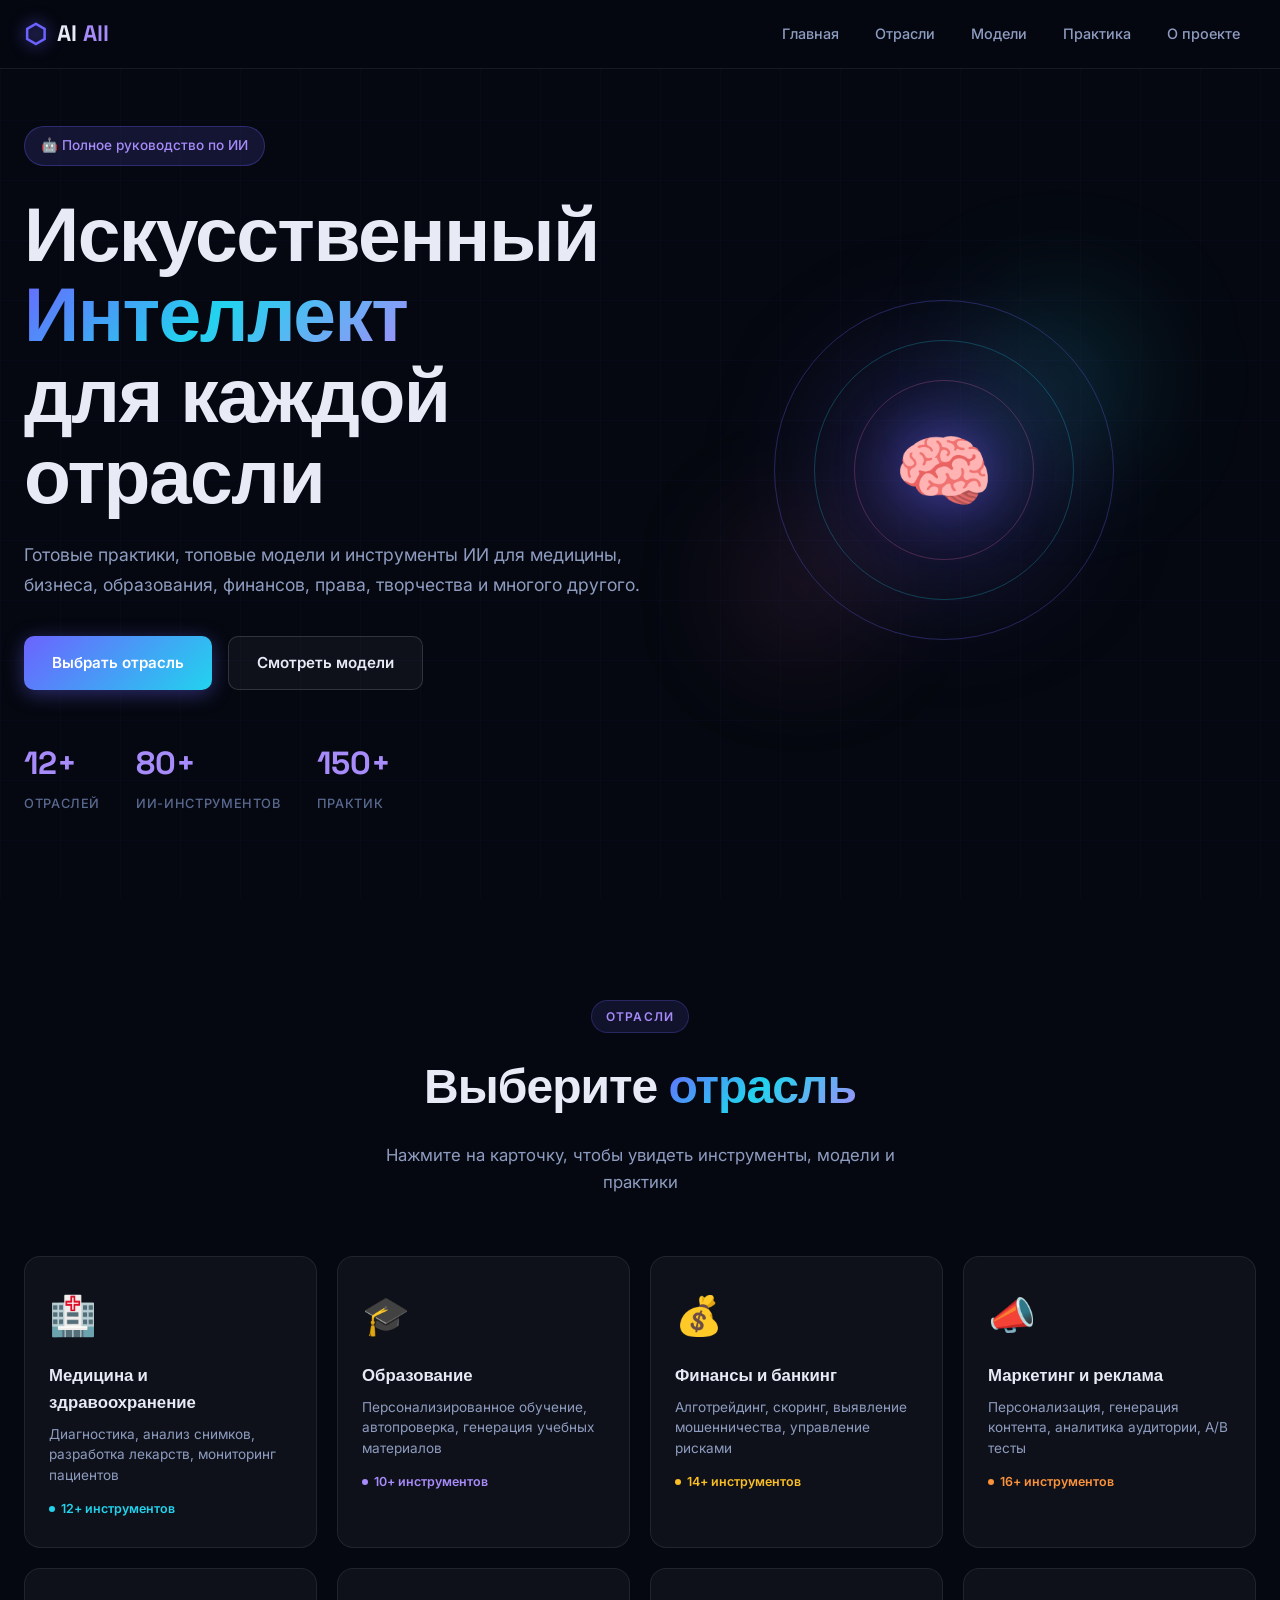
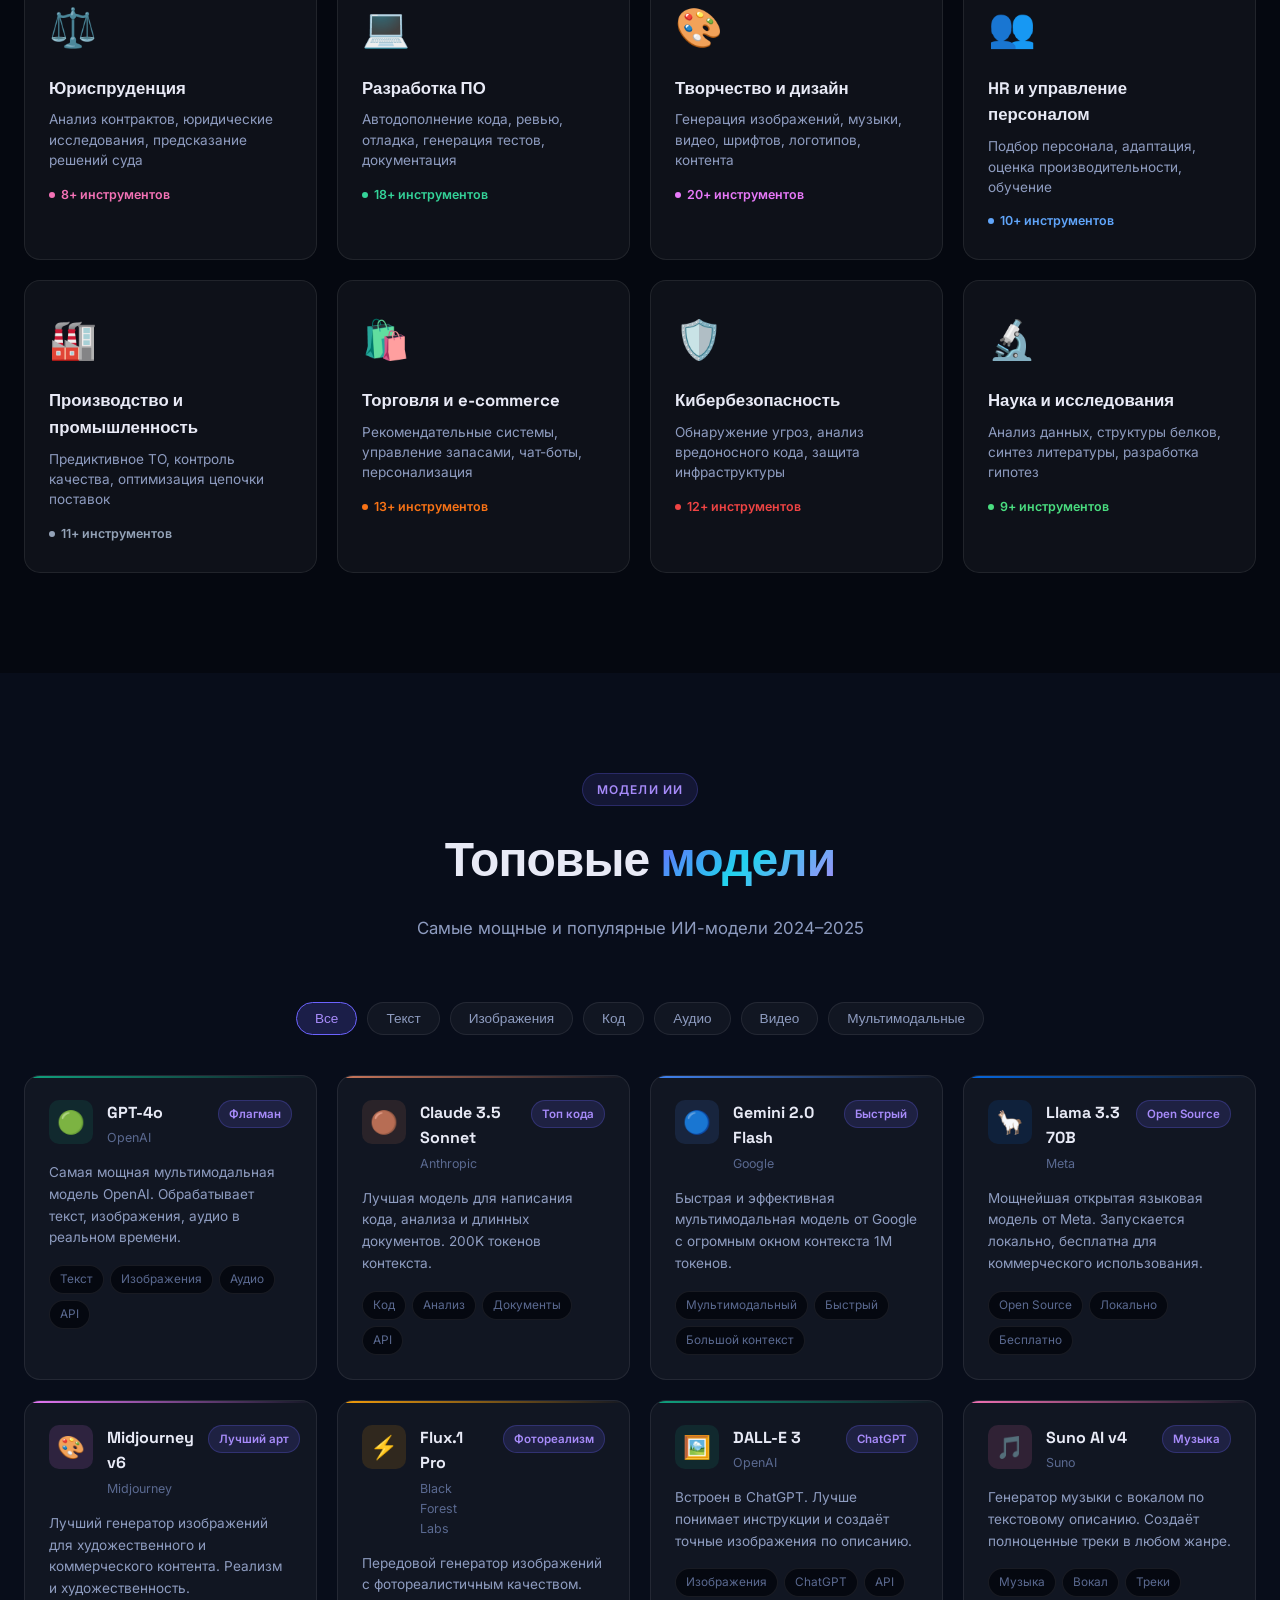
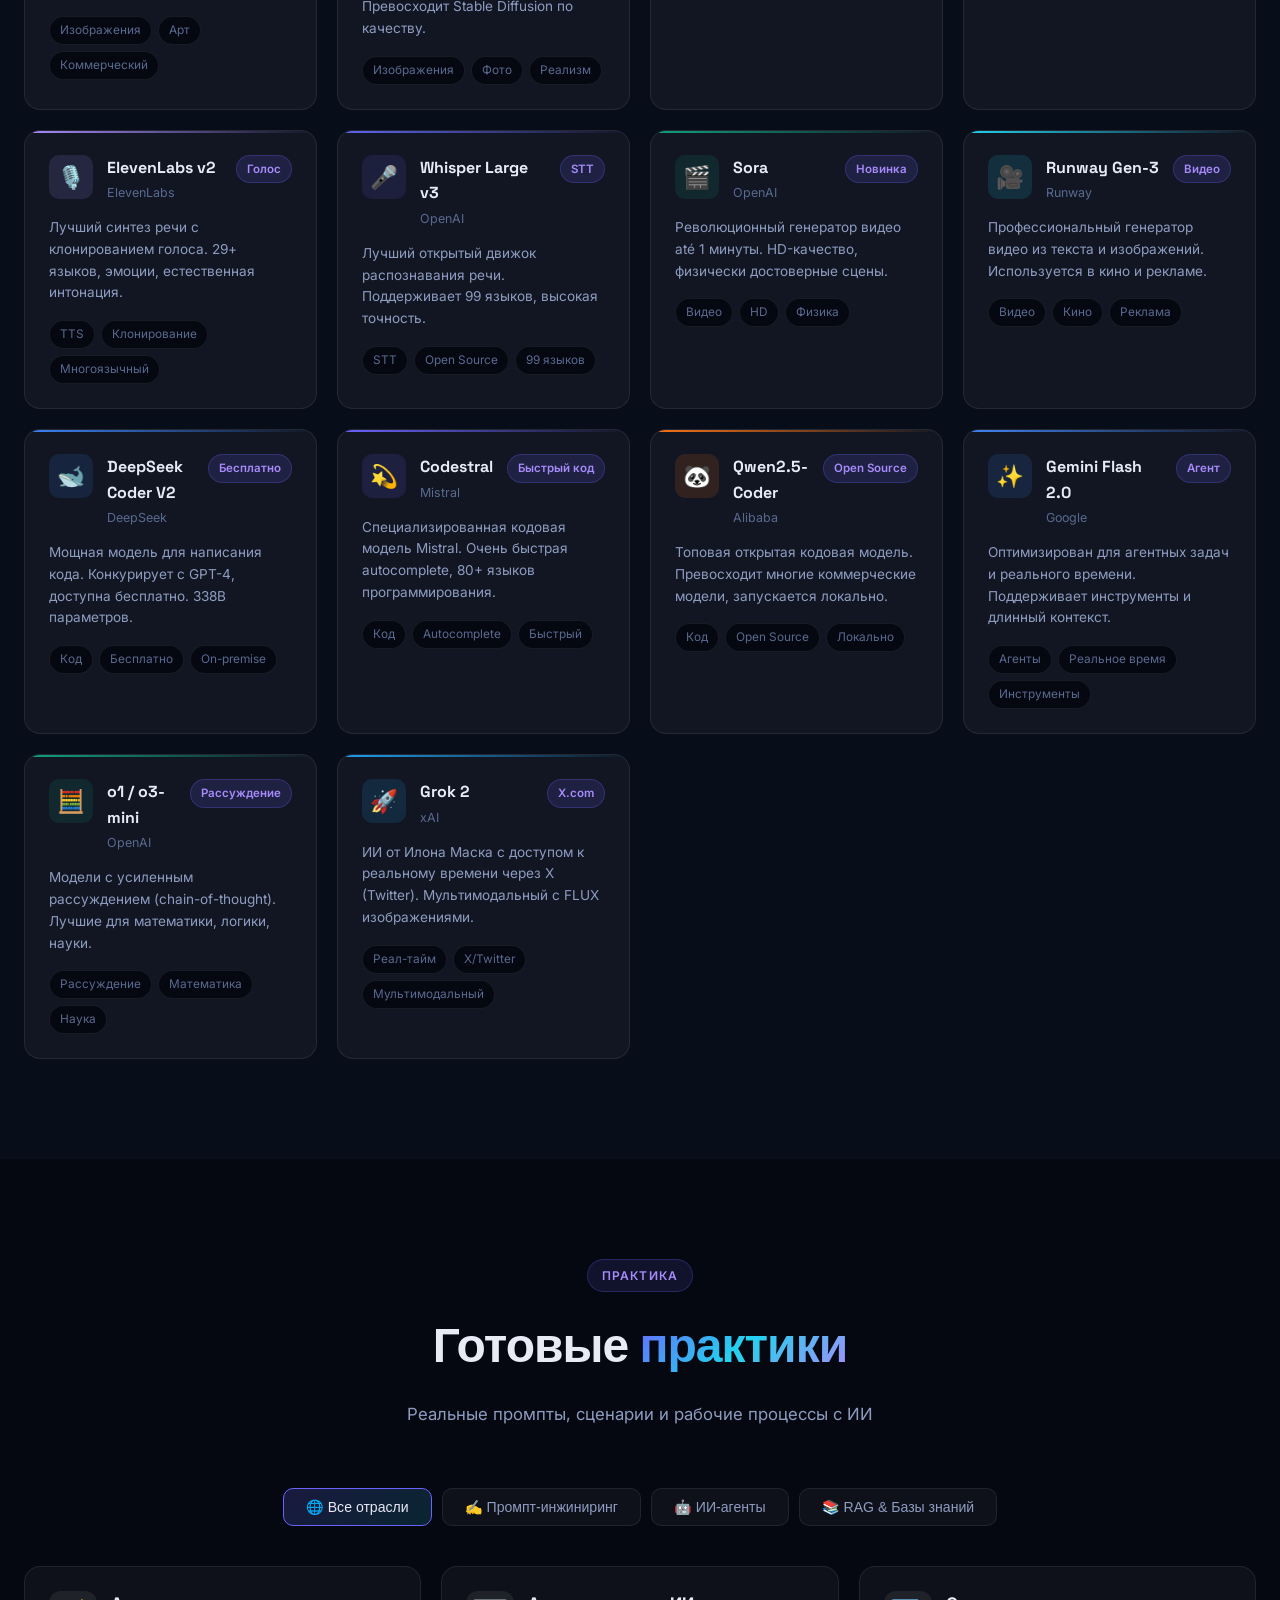
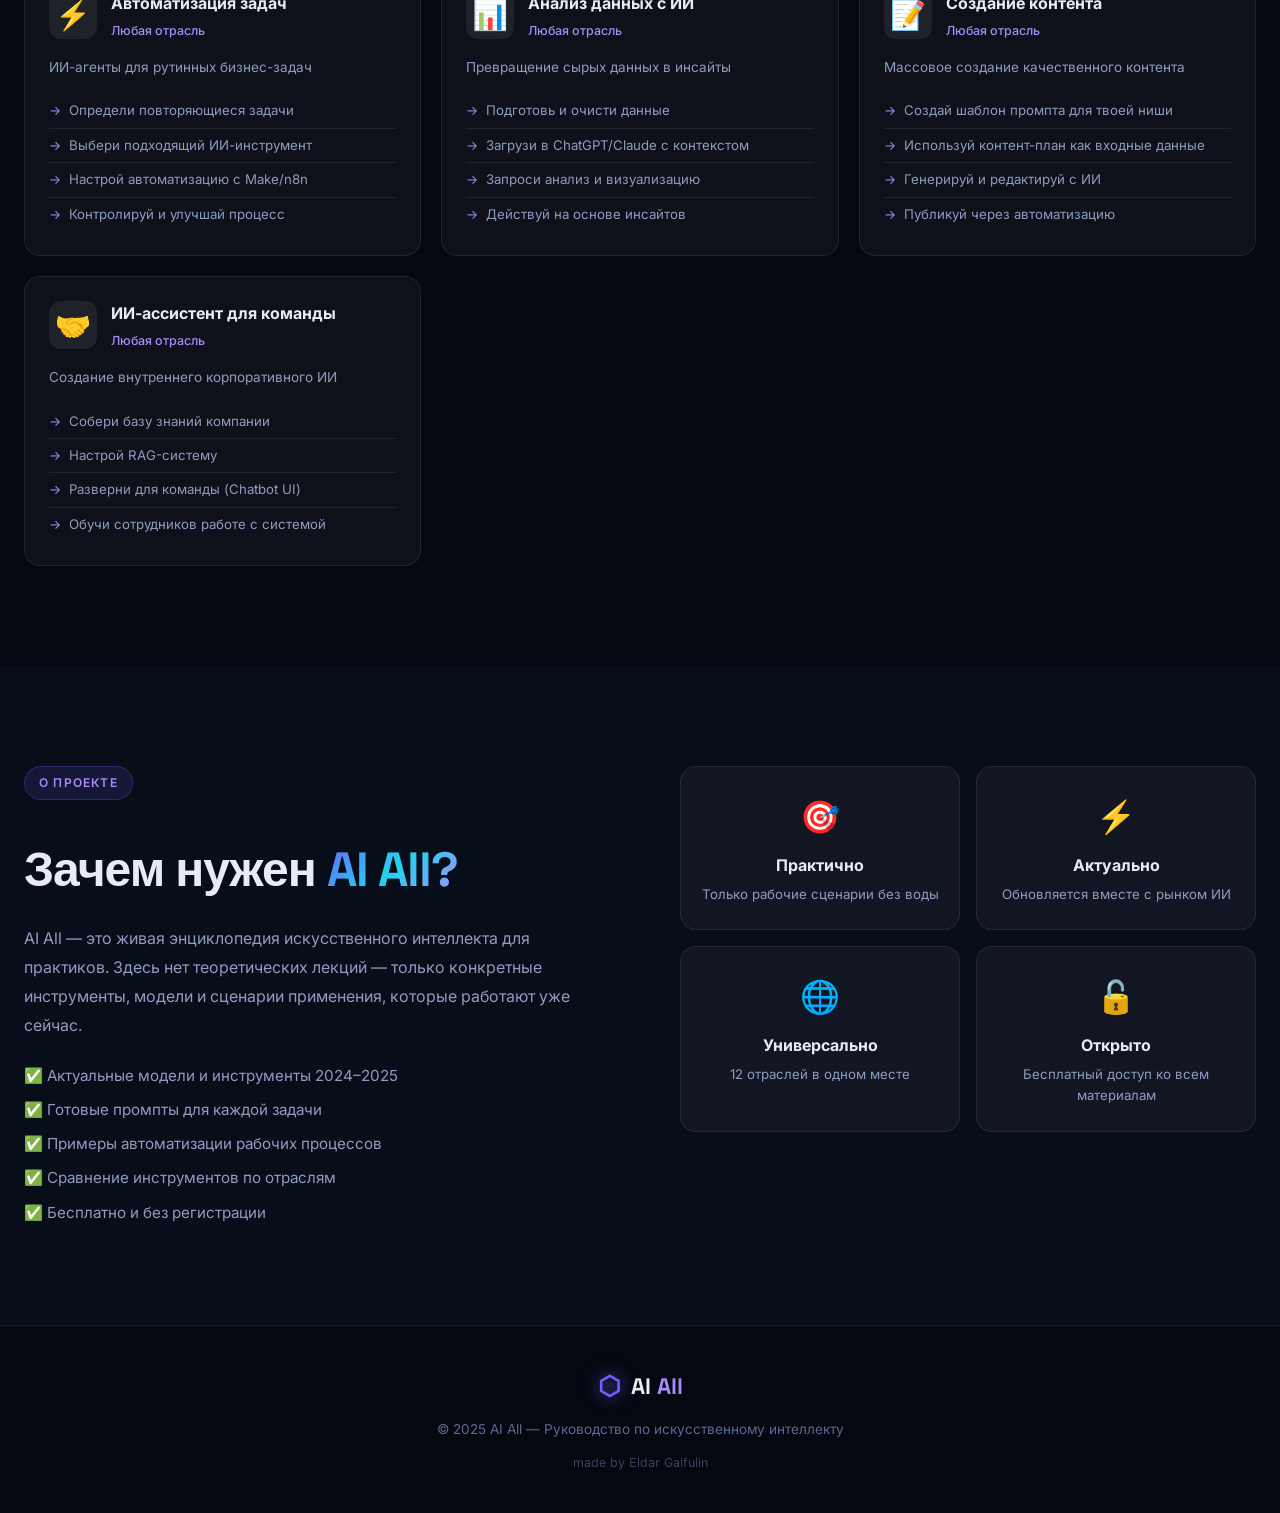
<file: index.html>
<!DOCTYPE html>
<html lang="ru">

<head>
  <meta charset="UTF-8" />
  <meta name="viewport" content="width=device-width, initial-scale=1.0" />
  <title>AI All — Руководство по искусственному интеллекту</title>
  <meta name="description"
    content="Полное руководство по применению ИИ в различных отраслях: готовые практики, инструменты и модели для медицины, бизнеса, образования, финансов и многого другого." />
  <!-- PWA -->
  <link rel="manifest" href="manifest.json" />
  <meta name="theme-color" content="#6c63ff" />
  <meta name="mobile-web-app-capable" content="yes" />
  <meta name="apple-mobile-web-app-capable" content="yes" />
  <meta name="apple-mobile-web-app-status-bar-style" content="black-translucent" />
  <meta name="apple-mobile-web-app-title" content="AI All" />
  <link rel="apple-touch-icon" href="icons/icon-192.png" />
  <link rel="icon" type="image/png" sizes="192x192" href="icons/icon-192.png" />
  <link rel="icon" type="image/png" sizes="512x512" href="icons/icon-512.png" />

  <link rel="preconnect" href="https://fonts.googleapis.com" />
  <link rel="preconnect" href="https://fonts.gstatic.com" crossorigin />
  <link
    href="https://fonts.googleapis.com/css2?family=Inter:wght@300;400;500;600;700;800;900&family=Space+Grotesk:wght@400;500;600;700&display=swap"
    rel="stylesheet" />
  <link rel="stylesheet" href="style.css" />
</head>

<body>

  <!-- ===== BACKGROUND PARTICLES ===== -->
  <div class="bg-particles" id="bgParticles"></div>
  <div class="bg-grid"></div>

  <!-- ===== HEADER ===== -->
  <header class="header" id="header">
    <div class="header-inner">
      <a class="logo" href="#home">
        <span class="logo-icon">⬡</span>
        <span class="logo-text">AI <span class="logo-accent">All</span></span>
      </a>

      <nav class="nav" id="nav">
        <a class="nav-link" href="#home">Главная</a>
        <a class="nav-link" href="#industries">Отрасли</a>
        <a class="nav-link" href="#models">Модели</a>
        <a class="nav-link" href="#practices">Практика</a>
        <a class="nav-link" href="#about">О проекте</a>
      </nav>

      <button class="menu-toggle" id="menuToggle" aria-label="Меню">
        <span></span><span></span><span></span>
      </button>
    </div>
  </header>

  <!-- ===== HERO ===== -->
  <section class="hero" id="home">
    <div class="hero-content">
      <div class="hero-badge fadeInUp">🤖 Полное руководство по ИИ</div>
      <h1 class="hero-title fadeInUp">
        Искусственный<br />
        <span class="gradient-text">Интеллект</span><br />
        для каждой отрасли
      </h1>
      <p class="hero-desc fadeInUp">
        Готовые практики, топовые модели и инструменты ИИ для медицины, бизнеса,
        образования, финансов, права, творчества и многого другого.
      </p>
      <div class="hero-actions fadeInUp">
        <a href="#industries" class="btn btn-primary">Выбрать отрасль</a>
        <a href="#models" class="btn btn-ghost">Смотреть модели</a>
      </div>
      <div class="hero-stats fadeInUp">
        <div class="stat"><span class="stat-num" data-target="12">0</span><span class="stat-label">Отраслей</span></div>
        <div class="stat"><span class="stat-num" data-target="80">0</span><span
            class="stat-label">ИИ-инструментов</span></div>
        <div class="stat"><span class="stat-num" data-target="150">0</span><span class="stat-label">Практик</span></div>
      </div>
    </div>
    <div class="hero-visual">
      <div class="orb orb-1"></div>
      <div class="orb orb-2"></div>
      <div class="orb orb-3"></div>
      <div class="brain-ring ring-1"></div>
      <div class="brain-ring ring-2"></div>
      <div class="brain-ring ring-3"></div>
      <div class="center-icon">🧠</div>
    </div>
  </section>

  <!-- ===== INDUSTRIES ===== -->
  <section class="section" id="industries">
    <div class="container">
      <div class="section-header">
        <div class="section-tag">отрасли</div>
        <h2 class="section-title">Выберите <span class="gradient-text">отрасль</span></h2>
        <p class="section-desc">Нажмите на карточку, чтобы увидеть инструменты, модели и практики</p>
      </div>
      <div class="industry-grid" id="industryGrid"></div>
    </div>
  </section>

  <!-- ===== INDUSTRY DETAIL PANEL ===== -->
  <div class="detail-overlay" id="detailOverlay"></div>
  <div class="detail-panel" id="detailPanel">
    <button class="detail-close" id="detailClose">✕</button>
    <div class="detail-content" id="detailContent"></div>
  </div>

  <!-- ===== TOP AI MODELS ===== -->
  <section class="section section-dark" id="models">
    <div class="container">
      <div class="section-header">
        <div class="section-tag">модели ии</div>
        <h2 class="section-title">Топовые <span class="gradient-text">модели</span></h2>
        <p class="section-desc">Самые мощные и популярные ИИ-модели 2024–2025</p>
      </div>
      <div class="filter-bar" id="modelFilter">
        <button class="filter-btn active" data-filter="all">Все</button>
        <button class="filter-btn" data-filter="text">Текст</button>
        <button class="filter-btn" data-filter="image">Изображения</button>
        <button class="filter-btn" data-filter="code">Код</button>
        <button class="filter-btn" data-filter="audio">Аудио</button>
        <button class="filter-btn" data-filter="video">Видео</button>
        <button class="filter-btn" data-filter="multimodal">Мультимодальные</button>
      </div>
      <div class="models-grid" id="modelsGrid"></div>
    </div>
  </section>

  <!-- ===== PRACTICES ===== -->
  <section class="section" id="practices">
    <div class="container">
      <div class="section-header">
        <div class="section-tag">практика</div>
        <h2 class="section-title">Готовые <span class="gradient-text">практики</span></h2>
        <p class="section-desc">Реальные промпты, сценарии и рабочие процессы с ИИ</p>
      </div>
      <div class="practices-tabs" id="practicesTabs"></div>
      <div class="practices-content" id="practicesContent"></div>
    </div>
  </section>

  <!-- ===== ABOUT ===== -->
  <section class="section section-dark" id="about">
    <div class="container about-container">
      <div class="about-text">
        <div class="section-tag">о проекте</div>
        <h2 class="section-title">Зачем нужен <span class="gradient-text">AI All?</span></h2>
        <p>AI All — это живая энциклопедия искусственного интеллекта для практиков. Здесь нет теоретических лекций —
          только конкретные инструменты, модели и сценарии применения, которые работают уже сейчас.</p>
        <ul class="about-list">
          <li>✅ Актуальные модели и инструменты 2024–2025</li>
          <li>✅ Готовые промпты для каждой задачи</li>
          <li>✅ Примеры автоматизации рабочих процессов</li>
          <li>✅ Сравнение инструментов по отраслям</li>
          <li>✅ Бесплатно и без регистрации</li>
        </ul>
      </div>
      <div class="about-cards">
        <div class="about-card">
          <div class="about-card-icon">🎯</div>
          <div class="about-card-title">Практично</div>
          <div class="about-card-desc">Только рабочие сценарии без воды</div>
        </div>
        <div class="about-card">
          <div class="about-card-icon">⚡</div>
          <div class="about-card-title">Актуально</div>
          <div class="about-card-desc">Обновляется вместе с рынком ИИ</div>
        </div>
        <div class="about-card">
          <div class="about-card-icon">🌐</div>
          <div class="about-card-title">Универсально</div>
          <div class="about-card-desc">12 отраслей в одном месте</div>
        </div>
        <div class="about-card">
          <div class="about-card-icon">🔓</div>
          <div class="about-card-title">Открыто</div>
          <div class="about-card-desc">Бесплатный доступ ко всем материалам</div>
        </div>
      </div>
    </div>
  </section>

  <!-- ===== FOOTER ===== -->
  <footer class="footer">
    <div class="container">
      <div class="footer-inner">
        <div class="logo">
          <span class="logo-icon">⬡</span>
          <span class="logo-text">AI <span class="logo-accent">All</span></span>
        </div>
        <p class="footer-copy">© 2025 AI All — Руководство по искусственному интеллекту</p>
        <p class="footer-sub">made by Eldar Gaifulin</p>
      </div>
    </div>
  </footer>

  <script src="app.js"></script>

  <!-- PWA Install Prompt -->
  <div id="pwaPrompt" style="display:none; position:fixed; bottom:24px; left:50%; transform:translateX(-50%); z-index:999;
    background:rgba(12,18,40,0.95); border:1px solid rgba(108,99,255,0.5); border-radius:16px;
    padding:16px 24px; display:none; align-items:center; gap:16px;
    box-shadow:0 8px 40px rgba(0,0,0,0.6), 0 0 0 1px rgba(108,99,255,0.3);
    backdrop-filter:blur(20px); font-family:'Inter',sans-serif; color:#e8eaf6;
    white-space:nowrap; animation: slideUp 0.4s ease;">
    <span style="font-size:1.8rem">⬡</span>
    <div>
      <div style="font-weight:700; font-size:0.95rem">Установить AI All</div>
      <div style="font-size:0.8rem; color:#8e9cc0">Добавить на рабочий стол</div>
    </div>
    <button id="pwaInstallBtn" style="background:linear-gradient(135deg,#6c63ff,#22d3ee); border:none;
      color:#fff; padding:10px 20px; border-radius:10px; font-weight:600; font-size:0.88rem;
      cursor:pointer; transition:0.2s">Установить</button>
    <button id="pwaDismiss" style="background:none; border:none; color:#5a6990; font-size:1.2rem;
      cursor:pointer; padding:4px">✕</button>
  </div>

  <style>
    @keyframes slideUp {
      from {
        opacity: 0;
        transform: translateX(-50%) translateY(20px);
      }

      to {
        opacity: 1;
        transform: translateX(-50%) translateY(0);
      }
    }
  </style>

  <script>
    // Register Service Worker
    if ('serviceWorker' in navigator) {
      window.addEventListener('load', () => {
        navigator.serviceWorker.register('/sw.js')
          .then(reg => console.log('✅ SW registered:', reg.scope))
          .catch(err => console.warn('SW error:', err));
      });
    }

    // PWA Install Prompt
    let deferredPrompt;
    const pwaPrompt = document.getElementById('pwaPrompt');
    const pwaInstallBtn = document.getElementById('pwaInstallBtn');
    const pwaDismiss = document.getElementById('pwaDismiss');

    window.addEventListener('beforeinstallprompt', e => {
      e.preventDefault();
      deferredPrompt = e;
      setTimeout(() => { pwaPrompt.style.display = 'flex'; }, 3000);
    });

    pwaInstallBtn.addEventListener('click', async () => {
      pwaPrompt.style.display = 'none';
      if (!deferredPrompt) return;
      deferredPrompt.prompt();
      const { outcome } = await deferredPrompt.userChoice;
      console.log('PWA install:', outcome);
      deferredPrompt = null;
    });

    pwaDismiss.addEventListener('click', () => { pwaPrompt.style.display = 'none'; });

    // Already installed
    window.addEventListener('appinstalled', () => {
      pwaPrompt.style.display = 'none';
      console.log('✅ PWA installed!');
    });
  </script>
</body>

</html>
</file>
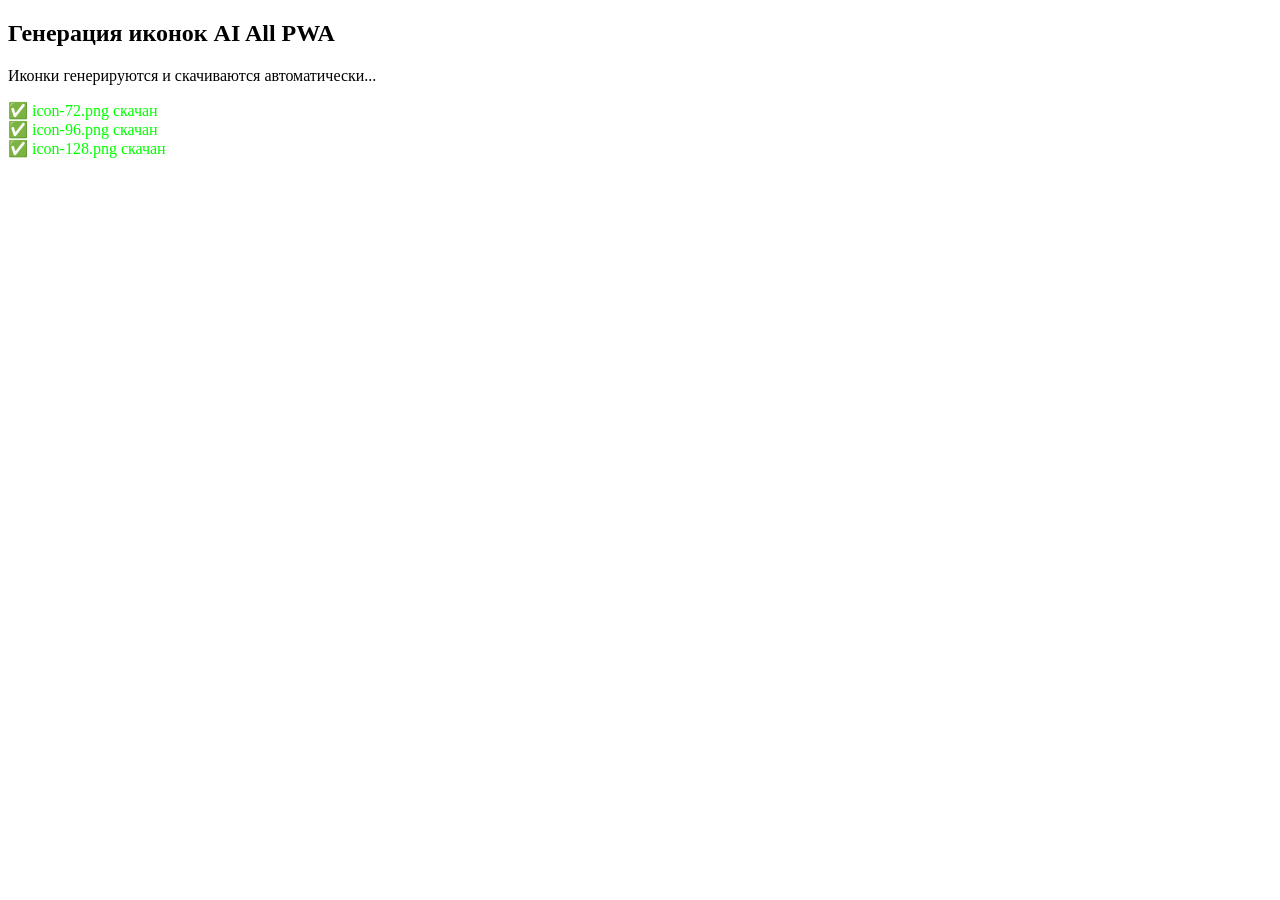
<file: generate-icons.html>
<!DOCTYPE html>
<html>

<head>
    <meta charset="UTF-8">
    <title>Generate PWA Icons</title>
</head>

<body>
    <h2>Генерация иконок AI All PWA</h2>
    <p>Иконки генерируются и скачиваются автоматически...</p>
    <div id="status"></div>
    <canvas id="c" style="display:none"></canvas>
    <script>
        const SIZES = [72, 96, 128, 144, 152, 192, 384, 512];
        const canvas = document.getElementById('c');
        const ctx = canvas.getContext('2d');
        const status = document.getElementById('status');
        let done = 0;

        async function drawIcon(size) {
            canvas.width = canvas.height = size;
            const cx = size / 2, cy = size / 2;

            // Background gradient
            const bg = ctx.createRadialGradient(cx, cy * 0.6, 0, cx, cy, size * 0.7);
            bg.addColorStop(0, '#0c1228');
            bg.addColorStop(1, '#050810');
            ctx.fillStyle = bg;
            ctx.fillRect(0, 0, size, size);

            // Outer ring glow
            ctx.save();
            ctx.shadowBlur = size * 0.1;
            ctx.shadowColor = '#6c63ff88';
            ctx.beginPath();
            const hr = size * 0.38;
            for (let i = 0; i < 6; i++) {
                const angle = (Math.PI / 3) * i - Math.PI / 6;
                const x = cx + hr * Math.cos(angle);
                const y = cy + hr * Math.sin(angle);
                i === 0 ? ctx.moveTo(x, y) : ctx.lineTo(x, y);
            }
            ctx.closePath();
            const hexG = ctx.createLinearGradient(cx - hr, cy - hr, cx + hr, cy + hr);
            hexG.addColorStop(0, '#6c63ff');
            hexG.addColorStop(1, '#22d3ee');
            ctx.strokeStyle = hexG;
            ctx.lineWidth = Math.max(size * 0.045, 2);
            ctx.stroke();
            ctx.restore();

            // Inner glow
            const glowR = size * 0.25;
            const glow = ctx.createRadialGradient(cx, cy, 0, cx, cy, glowR);
            glow.addColorStop(0, 'rgba(108,99,255,0.45)');
            glow.addColorStop(0.5, 'rgba(34,211,238,0.15)');
            glow.addColorStop(1, 'rgba(0,0,0,0)');
            ctx.fillStyle = glow;
            ctx.beginPath();
            ctx.arc(cx, cy, glowR, 0, Math.PI * 2);
            ctx.fill();

            // Brain emoji
            const emojiSize = Math.max(Math.floor(size * 0.33), 12);
            ctx.font = `${emojiSize}px serif`;
            ctx.textAlign = 'center';
            ctx.textBaseline = 'middle';
            ctx.fillText('🧠', cx, cy - size * 0.05);

            // "AI ALL" label
            if (size >= 96) {
                const fs = Math.max(Math.floor(size * 0.13), 8);
                ctx.font = `900 ${fs}px Arial, sans-serif`;
                ctx.textAlign = 'center';
                ctx.textBaseline = 'alphabetic';
                const tg = ctx.createLinearGradient(cx - size * 0.2, 0, cx + size * 0.2, 0);
                tg.addColorStop(0, '#a78bfa');
                tg.addColorStop(1, '#22d3ee');
                ctx.fillStyle = tg;
                ctx.fillText('AI ALL', cx, size - size * 0.1);
            }
        }

        async function generateAll() {
            for (const size of SIZES) {
                await drawIcon(size);
                await new Promise(resolve => {
                    canvas.toBlob(blob => {
                        const a = document.createElement('a');
                        a.download = `icon-${size}.png`;
                        a.href = URL.createObjectURL(blob);
                        a.click();
                        URL.revokeObjectURL(a.href);
                        done++;
                        status.innerHTML += `<div style="color:lime">✅ icon-${size}.png скачан</div>`;
                        setTimeout(resolve, 400);
                    }, 'image/png');
                });
            }
            status.innerHTML += `<br><strong style="color:#a78bfa">🎉 Все иконки скачаны! Переместите их в папку ai-all/icons/</strong>`;
        }

        generateAll();
    </script>
</body>

</html>
</file>
<file: style.css>
/* =========================================================
   AI ALL — Premium Dark Theme
   ========================================================= */
:root {
  --bg:          #050810;
  --bg2:         #080d1a;
  --bg3:         #0c1228;
  --surface:     rgba(255,255,255,0.04);
  --surface2:    rgba(255,255,255,0.07);
  --border:      rgba(255,255,255,0.08);
  --border2:     rgba(255,255,255,0.14);
  --text:        #e8eaf6;
  --text2:       #8e9cc0;
  --text3:       #5a6990;
  --accent:      #6c63ff;
  --accent2:     #a78bfa;
  --cyan:        #22d3ee;
  --pink:        #f472b6;
  --green:       #34d399;
  --orange:      #fb923c;
  --yellow:      #fbbf24;
  --radius:      16px;
  --radius-sm:   10px;
  --radius-xs:   6px;
  --shadow:      0 8px 40px rgba(0,0,0,0.5);
  --shadow-sm:   0 4px 20px rgba(0,0,0,0.3);
  --glow:        0 0 40px rgba(108,99,255,0.25);
  --transition:  0.3s cubic-bezier(0.4,0,0.2,1);
}

*, *::before, *::after { box-sizing: border-box; margin: 0; padding: 0; }

html { scroll-behavior: smooth; }

body {
  font-family: 'Inter', sans-serif;
  background: var(--bg);
  color: var(--text);
  min-height: 100vh;
  overflow-x: hidden;
  line-height: 1.6;
}

/* ===== BACKGROUND ===== */
.bg-particles {
  position: fixed; inset: 0;
  pointer-events: none; z-index: 0;
  overflow: hidden;
}
.particle {
  position: absolute;
  border-radius: 50%;
  animation: floatParticle linear infinite;
  opacity: 0;
}
@keyframes floatParticle {
  0%   { transform: translateY(100vh) scale(0); opacity: 0; }
  10%  { opacity: 0.6; }
  90%  { opacity: 0.3; }
  100% { transform: translateY(-10vh) scale(1.2); opacity: 0; }
}

.bg-grid {
  position: fixed; inset: 0; z-index: 0;
  background-image:
    linear-gradient(rgba(108,99,255,0.03) 1px, transparent 1px),
    linear-gradient(90deg, rgba(108,99,255,0.03) 1px, transparent 1px);
  background-size: 60px 60px;
  pointer-events: none;
}

/* ===== HEADER ===== */
.header {
  position: fixed; top: 0; left: 0; right: 0;
  z-index: 100;
  backdrop-filter: blur(20px);
  -webkit-backdrop-filter: blur(20px);
  background: rgba(5,8,16,0.7);
  border-bottom: 1px solid var(--border);
  transition: var(--transition);
}
.header.scrolled {
  background: rgba(5,8,16,0.92);
  box-shadow: 0 4px 30px rgba(0,0,0,0.4);
}
.header-inner {
  max-width: 1280px; margin: 0 auto;
  padding: 0 24px;
  height: 68px;
  display: flex; align-items: center; gap: 32px;
}
.logo {
  display: flex; align-items: center; gap: 10px;
  text-decoration: none; color: var(--text);
  font-family: 'Space Grotesk', sans-serif;
  font-weight: 700; font-size: 1.4rem;
  flex-shrink: 0;
}
.logo-icon { font-size: 1.6rem; color: var(--accent); filter: drop-shadow(0 0 8px var(--accent)); }
.logo-accent { color: var(--accent2); }
.nav { display: flex; gap: 4px; margin-left: auto; }
.nav-link {
  padding: 8px 16px;
  text-decoration: none; color: var(--text2);
  font-size: 0.9rem; font-weight: 500;
  border-radius: var(--radius-xs);
  transition: var(--transition);
}
.nav-link:hover { color: var(--text); background: var(--surface); }

.menu-toggle {
  display: none; flex-direction: column; gap: 5px;
  background: none; border: none; cursor: pointer;
  padding: 6px;
}
.menu-toggle span {
  display: block; width: 22px; height: 2px;
  background: var(--text2); border-radius: 2px;
  transition: var(--transition);
}

/* ===== CONTAINER ===== */
.container { max-width: 1280px; margin: 0 auto; padding: 0 24px; position: relative; z-index: 1; }

/* ===== HERO ===== */
.hero {
  min-height: 100vh;
  display: flex; align-items: center;
  padding: 100px 24px 60px;
  max-width: 1280px; margin: 0 auto;
  position: relative; z-index: 1;
  gap: 60px;
}
.hero-content { flex: 1; max-width: 620px; }
.hero-badge {
  display: inline-flex; align-items: center; gap: 8px;
  padding: 8px 16px;
  background: rgba(108,99,255,0.15);
  border: 1px solid rgba(108,99,255,0.3);
  border-radius: 100px;
  font-size: 0.85rem; font-weight: 500;
  color: var(--accent2);
  margin-bottom: 28px;
  animation-delay: 0.1s;
}
.hero-title {
  font-family: 'Space Grotesk', sans-serif;
  font-size: clamp(2.8rem, 6vw, 5rem);
  font-weight: 800;
  line-height: 1.05;
  letter-spacing: -0.02em;
  margin-bottom: 24px;
  animation-delay: 0.2s;
}
.gradient-text {
  background: linear-gradient(135deg, var(--accent) 0%, var(--cyan) 50%, var(--accent2) 100%);
  -webkit-background-clip: text;
  -webkit-text-fill-color: transparent;
  background-clip: text;
}
.hero-desc {
  font-size: 1.1rem; color: var(--text2); line-height: 1.7;
  margin-bottom: 36px; animation-delay: 0.3s;
}
.hero-actions { display: flex; gap: 16px; margin-bottom: 48px; animation-delay: 0.4s; flex-wrap: wrap; }
.btn {
  display: inline-flex; align-items: center; gap: 8px;
  padding: 14px 28px;
  border-radius: var(--radius-sm);
  font-size: 0.95rem; font-weight: 600;
  text-decoration: none;
  transition: var(--transition);
  cursor: pointer; border: none;
}
.btn-primary {
  background: linear-gradient(135deg, var(--accent), var(--cyan));
  color: #fff;
  box-shadow: 0 4px 20px rgba(108,99,255,0.4);
}
.btn-primary:hover { transform: translateY(-2px); box-shadow: 0 8px 30px rgba(108,99,255,0.5); }
.btn-ghost {
  background: var(--surface);
  color: var(--text);
  border: 1px solid var(--border2);
}
.btn-ghost:hover { background: var(--surface2); transform: translateY(-2px); }

.hero-stats { display: flex; gap: 36px; animation-delay: 0.5s; }
.stat { display: flex; flex-direction: column; gap: 4px; }
.stat-num {
  font-family: 'Space Grotesk', sans-serif;
  font-size: 2rem; font-weight: 800;
  color: var(--accent2);
}
.stat-label { font-size: 0.8rem; color: var(--text3); font-weight: 500; text-transform: uppercase; letter-spacing: 0.05em; }

/* HERO VISUAL */
.hero-visual {
  flex: 1; max-width: 480px;
  position: relative; height: 480px;
  display: flex; align-items: center; justify-content: center;
}
.orb {
  position: absolute; border-radius: 50%;
  filter: blur(60px); animation: orbPulse ease-in-out infinite;
}
.orb-1 { width: 300px; height: 300px; background: radial-gradient(circle, rgba(108,99,255,0.4), transparent 70%); animation-duration: 6s; }
.orb-2 { width: 200px; height: 200px; background: radial-gradient(circle, rgba(34,211,238,0.3), transparent 70%); top: 10%; right: 5%; animation-duration: 8s; animation-delay: -2s; }
.orb-3 { width: 150px; height: 150px; background: radial-gradient(circle, rgba(244,114,182,0.3), transparent 70%); bottom: 10%; left: 5%; animation-duration: 7s; animation-delay: -4s; }
@keyframes orbPulse {
  0%,100% { transform: scale(1) translate(0,0); }
  50%      { transform: scale(1.15) translate(10px, -10px); }
}
.brain-ring {
  position: absolute; border-radius: 50%;
  border: 1px solid rgba(108,99,255,0.3);
  animation: ringRotate linear infinite;
}
.ring-1 { width: 340px; height: 340px; animation-duration: 20s; }
.ring-2 { width: 260px; height: 260px; border-color: rgba(34,211,238,0.25); animation-duration: 15s; animation-direction: reverse; }
.ring-3 { width: 180px; height: 180px; border-color: rgba(244,114,182,0.25); animation-duration: 10s; }
@keyframes ringRotate {
  from { transform: rotate(0deg); }
  to   { transform: rotate(360deg); }
}
.center-icon {
  font-size: 5rem; position: relative; z-index: 2;
  animation: centerFloat 4s ease-in-out infinite;
  filter: drop-shadow(0 0 30px rgba(108,99,255,0.6));
}
@keyframes centerFloat {
  0%,100% { transform: translateY(0); }
  50%      { transform: translateY(-12px); }
}

/* ===== SECTIONS ===== */
.section { padding: 100px 0; position: relative; z-index: 1; }
.section-dark { background: var(--bg2); }

.section-header { text-align: center; margin-bottom: 60px; }
.section-tag {
  display: inline-block;
  padding: 6px 14px;
  background: rgba(108,99,255,0.12);
  border: 1px solid rgba(108,99,255,0.25);
  border-radius: 100px;
  font-size: 0.75rem; font-weight: 600;
  color: var(--accent2);
  text-transform: uppercase; letter-spacing: 0.1em;
  margin-bottom: 16px;
}
.section-title {
  font-family: 'Space Grotesk', sans-serif;
  font-size: clamp(2rem, 4vw, 3rem);
  font-weight: 800;
  letter-spacing: -0.02em;
  margin-bottom: 16px;
}
.section-desc { color: var(--text2); font-size: 1.05rem; max-width: 560px; margin: 0 auto; }

/* ===== INDUSTRY GRID ===== */
.industry-grid {
  display: grid;
  grid-template-columns: repeat(auto-fill, minmax(240px, 1fr));
  gap: 20px;
}
.industry-card {
  background: var(--surface);
  border: 1px solid var(--border);
  border-radius: var(--radius);
  padding: 28px 24px;
  cursor: pointer;
  transition: var(--transition);
  position: relative; overflow: hidden;
}
.industry-card::before {
  content: '';
  position: absolute; inset: 0;
  background: linear-gradient(135deg, var(--card-color, var(--accent)), transparent 60%);
  opacity: 0; transition: var(--transition);
}
.industry-card:hover::before { opacity: 0.08; }
.industry-card:hover {
  border-color: var(--card-color, var(--accent));
  transform: translateY(-4px);
  box-shadow: 0 12px 40px rgba(0,0,0,0.4), 0 0 0 1px var(--card-color, var(--accent));
}
.industry-icon {
  font-size: 2.4rem; margin-bottom: 16px;
  display: block;
  transition: transform 0.3s;
}
.industry-card:hover .industry-icon { transform: scale(1.15) rotate(-3deg); }
.industry-name {
  font-family: 'Space Grotesk', sans-serif;
  font-size: 1.05rem; font-weight: 700;
  margin-bottom: 8px;
}
.industry-desc { font-size: 0.85rem; color: var(--text2); line-height: 1.5; margin-bottom: 14px; }
.industry-count {
  font-size: 0.78rem; font-weight: 600;
  color: var(--card-color, var(--accent));
  display: flex; align-items: center; gap: 6px;
}
.industry-count::before { content: ''; display: inline-block; width: 6px; height: 6px; border-radius: 50%; background: currentColor; }

/* ===== DETAIL PANEL ===== */
.detail-overlay {
  position: fixed; inset: 0; z-index: 200;
  background: rgba(0,0,0,0.7);
  backdrop-filter: blur(6px);
  opacity: 0; pointer-events: none;
  transition: var(--transition);
}
.detail-overlay.active { opacity: 1; pointer-events: auto; }
.detail-panel {
  position: fixed; top: 0; right: 0; bottom: 0;
  width: min(600px, 100vw);
  z-index: 201;
  background: var(--bg3);
  border-left: 1px solid var(--border2);
  overflow-y: auto;
  transform: translateX(105%);
  transition: transform 0.4s cubic-bezier(0.4,0,0.2,1);
  scroll-behavior: smooth;
}
.detail-panel.active { transform: translateX(0); }
.detail-close {
  position: sticky; top: 16px; right: 16px;
  float: right; z-index: 10;
  background: var(--surface2); border: 1px solid var(--border2);
  color: var(--text2); border-radius: 50%;
  width: 36px; height: 36px; font-size: 1rem;
  cursor: pointer; display: flex; align-items: center; justify-content: center;
  transition: var(--transition); margin: 16px 16px 0 0;
}
.detail-close:hover { color: var(--text); background: var(--surface2); border-color: var(--accent); }
.detail-content { padding: 32px; }

.detail-header { margin-bottom: 32px; }
.detail-icon { font-size: 3rem; margin-bottom: 12px; display: block; }
.detail-title { font-family: 'Space Grotesk', sans-serif; font-size: 1.8rem; font-weight: 800; margin-bottom: 10px; }
.detail-subtitle { color: var(--text2); }

.detail-section { margin-bottom: 32px; }
.detail-section-title {
  font-size: 0.75rem; font-weight: 700;
  text-transform: uppercase; letter-spacing: 0.1em;
  color: var(--text3); margin-bottom: 14px;
  display: flex; align-items: center; gap: 8px;
}
.detail-section-title::after { content: ''; flex: 1; height: 1px; background: var(--border); }

.tool-tag {
  display: inline-flex; align-items: center; gap: 6px;
  padding: 6px 12px;
  background: var(--surface); border: 1px solid var(--border);
  border-radius: var(--radius-xs);
  font-size: 0.82rem; font-weight: 500;
  margin: 4px; transition: var(--transition);
  color: var(--text);
}
.tool-tag:hover { border-color: var(--accent); color: var(--accent2); }

.practice-item {
  background: var(--surface);
  border: 1px solid var(--border);
  border-radius: var(--radius-sm);
  padding: 18px 20px;
  margin-bottom: 12px;
  transition: var(--transition);
}
.practice-item:hover { border-color: var(--border2); }
.practice-item-title { font-weight: 600; margin-bottom: 8px; display: flex; align-items: flex-start; gap: 10px; }
.practice-item-title .num {
  display: flex; align-items: center; justify-content: center;
  min-width: 24px; height: 24px;
  background: rgba(108,99,255,0.2); border-radius: 4px;
  font-size: 0.75rem; font-weight: 700; color: var(--accent2);
  flex-shrink: 0; margin-top: 1px;
}
.practice-item-desc { color: var(--text2); font-size: 0.87rem; line-height: 1.6; padding-left: 34px; }

.prompt-box {
  background: rgba(0,0,0,0.3);
  border: 1px solid var(--border);
  border-left: 3px solid var(--accent);
  border-radius: var(--radius-xs);
  padding: 14px 16px;
  font-size: 0.83rem; color: var(--text2);
  font-family: 'Courier New', monospace;
  line-height: 1.6;
  margin-top: 10px; white-space: pre-wrap;
}

/* ===== MODELS GRID ===== */
.filter-bar {
  display: flex; gap: 10px; flex-wrap: wrap;
  justify-content: center; margin-bottom: 40px;
}
.filter-btn {
  padding: 8px 18px;
  background: var(--surface); border: 1px solid var(--border);
  color: var(--text2); border-radius: 100px;
  font-size: 0.85rem; font-weight: 500;
  cursor: pointer; transition: var(--transition);
}
.filter-btn:hover { border-color: var(--border2); color: var(--text); }
.filter-btn.active {
  background: rgba(108,99,255,0.2);
  border-color: var(--accent);
  color: var(--accent2);
}
.models-grid {
  display: grid;
  grid-template-columns: repeat(auto-fill, minmax(280px, 1fr));
  gap: 20px;
}
.model-card {
  background: var(--surface);
  border: 1px solid var(--border);
  border-radius: var(--radius);
  padding: 24px;
  transition: var(--transition);
  position: relative; overflow: hidden;
}
.model-card::after {
  content: '';
  position: absolute; top: 0; left: 0; right: 0; height: 2px;
  background: linear-gradient(90deg, var(--model-color, var(--accent)), transparent);
}
.model-card:hover { transform: translateY(-4px); border-color: var(--border2); box-shadow: var(--shadow); }
.model-top { display: flex; align-items: flex-start; gap: 14px; margin-bottom: 14px; }
.model-logo {
  width: 44px; height: 44px; border-radius: 10px;
  background: var(--surface2);
  display: flex; align-items: center; justify-content: center;
  font-size: 1.4rem; flex-shrink: 0;
}
.model-info { flex: 1; }
.model-name { font-family: 'Space Grotesk', sans-serif; font-weight: 700; font-size: 1rem; margin-bottom: 3px; }
.model-company { font-size: 0.78rem; color: var(--text3); }
.model-badge {
  padding: 4px 10px;
  background: rgba(108,99,255,0.15); border: 1px solid rgba(108,99,255,0.25);
  border-radius: 100px; font-size: 0.72rem; font-weight: 600;
  color: var(--accent2); white-space: nowrap; flex-shrink: 0;
}
.model-desc { font-size: 0.85rem; color: var(--text2); line-height: 1.6; margin-bottom: 16px; }
.model-tags { display: flex; gap: 6px; flex-wrap: wrap; }
.model-tag {
  padding: 4px 10px;
  background: var(--bg); border: 1px solid var(--border);
  border-radius: 100px; font-size: 0.74rem; color: var(--text3);
}
.model-card.hidden { display: none; }

/* ===== PRACTICES ===== */
.practices-tabs {
  display: flex; gap: 10px; flex-wrap: wrap;
  justify-content: center; margin-bottom: 40px;
}
.practice-tab {
  padding: 10px 22px;
  background: var(--surface); border: 1px solid var(--border);
  color: var(--text2); border-radius: var(--radius-sm);
  font-size: 0.88rem; font-weight: 500;
  cursor: pointer; transition: var(--transition);
  display: flex; align-items: center; gap: 8px;
}
.practice-tab:hover { border-color: var(--border2); color: var(--text); }
.practice-tab.active {
  background: linear-gradient(135deg, rgba(108,99,255,0.2), rgba(34,211,238,0.15));
  border-color: var(--accent); color: var(--text);
}
.practices-content { display: grid; grid-template-columns: repeat(auto-fill, minmax(300px, 1fr)); gap: 20px; }
.practice-card {
  background: var(--surface);
  border: 1px solid var(--border);
  border-radius: var(--radius);
  padding: 24px; transition: var(--transition);
}
.practice-card:hover { border-color: var(--border2); transform: translateY(-3px); }
.practice-card-header { display: flex; align-items: flex-start; gap: 14px; margin-bottom: 16px; }
.practice-card-icon {
  font-size: 1.8rem; width: 48px; height: 48px;
  display: flex; align-items: center; justify-content: center;
  background: var(--surface2); border-radius: 12px; flex-shrink: 0;
}
.practice-card-title { font-weight: 700; font-size: 1rem; margin-bottom: 4px; }
.practice-card-industry { font-size: 0.78rem; color: var(--accent2); font-weight: 500; }
.practice-card-desc { font-size: 0.85rem; color: var(--text2); line-height: 1.6; margin-bottom: 16px; }
.practice-steps { list-style: none; }
.practice-steps li {
  font-size: 0.83rem; color: var(--text2);
  padding: 6px 0;
  border-bottom: 1px solid var(--border);
  display: flex; gap: 8px; align-items: flex-start;
}
.practice-steps li:last-child { border-bottom: none; }
.practice-steps li::before {
  content: '→'; color: var(--accent2);
  font-size: 0.8rem; flex-shrink: 0; margin-top: 1px;
}

/* ===== ABOUT ===== */
.about-container { display: flex; gap: 80px; align-items: flex-start; }
.about-text { flex: 1; }
.about-text .section-title { text-align: left; margin-top: 16px; }
.about-text p { color: var(--text2); line-height: 1.8; margin-bottom: 24px; }
.about-list { list-style: none; display: flex; flex-direction: column; gap: 10px; }
.about-list li { color: var(--text2); font-size: 0.95rem; }
.about-cards {
  flex: 1; display: grid; grid-template-columns: 1fr 1fr; gap: 16px;
}
.about-card {
  background: var(--surface);
  border: 1px solid var(--border);
  border-radius: var(--radius);
  padding: 24px 20px;
  transition: var(--transition);
  text-align: center;
}
.about-card:hover { border-color: var(--accent); transform: translateY(-3px); }
.about-card-icon { font-size: 2rem; margin-bottom: 10px; }
.about-card-title { font-weight: 700; margin-bottom: 6px; }
.about-card-desc { font-size: 0.83rem; color: var(--text2); }

/* ===== FOOTER ===== */
.footer {
  padding: 40px 0;
  border-top: 1px solid var(--border);
  position: relative; z-index: 1;
}
.footer-inner { display: flex; flex-direction: column; align-items: center; gap: 12px; }
.footer-copy { color: var(--text3); font-size: 0.85rem; }
.footer-sub { color: var(--text3); font-size: 0.78rem; opacity: 0.6; }

/* ===== ANIMATIONS ===== */
.fadeInUp {
  opacity: 0; transform: translateY(30px);
  animation: fadeInUp 0.7s ease forwards;
}
@keyframes fadeInUp {
  to { opacity: 1; transform: translateY(0); }
}
.reveal {
  opacity: 0; transform: translateY(24px);
  transition: opacity 0.6s ease, transform 0.6s ease;
}
.reveal.visible { opacity: 1; transform: translateY(0); }

/* ===== SCROLLBAR ===== */
::-webkit-scrollbar { width: 6px; }
::-webkit-scrollbar-track { background: var(--bg); }
::-webkit-scrollbar-thumb { background: rgba(108,99,255,0.4); border-radius: 3px; }

/* ===== RESPONSIVE ===== */
@media (max-width: 900px) {
  .hero { flex-direction: column; text-align: center; }
  .hero-visual { display: none; }
  .hero-actions { justify-content: center; }
  .hero-stats { justify-content: center; }
  .about-container { flex-direction: column; }
  .about-cards { grid-template-columns: 1fr 1fr; }
}
@media (max-width: 640px) {
  .nav { display: none; }
  .nav.open { display: flex; flex-direction: column; position: absolute; top: 68px; left: 0; right: 0; background: var(--bg); border-bottom: 1px solid var(--border); padding: 16px; gap: 4px; }
  .menu-toggle { display: flex; }
  .hero { padding: 88px 24px 48px; }
  .hero-stats { gap: 20px; }
  .about-cards { grid-template-columns: 1fr; }
  .section { padding: 70px 0; }
}
</file>
